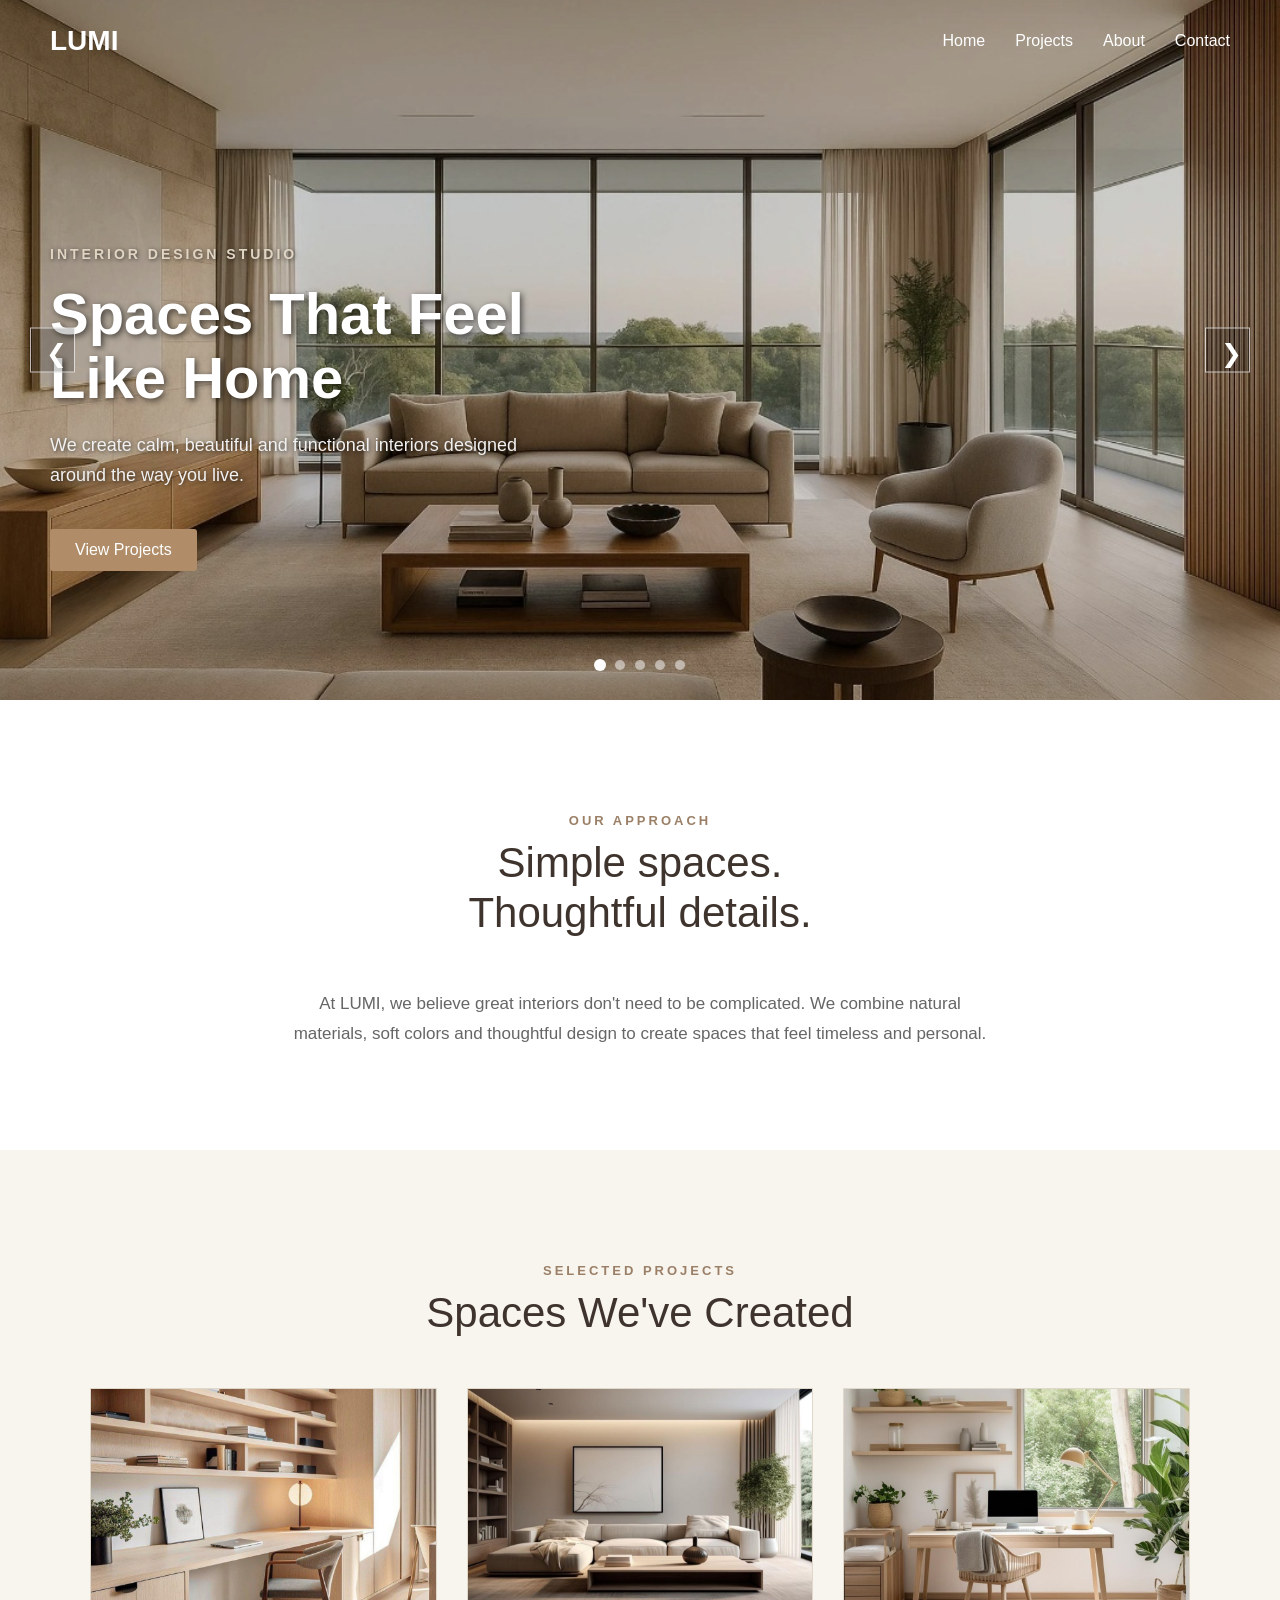
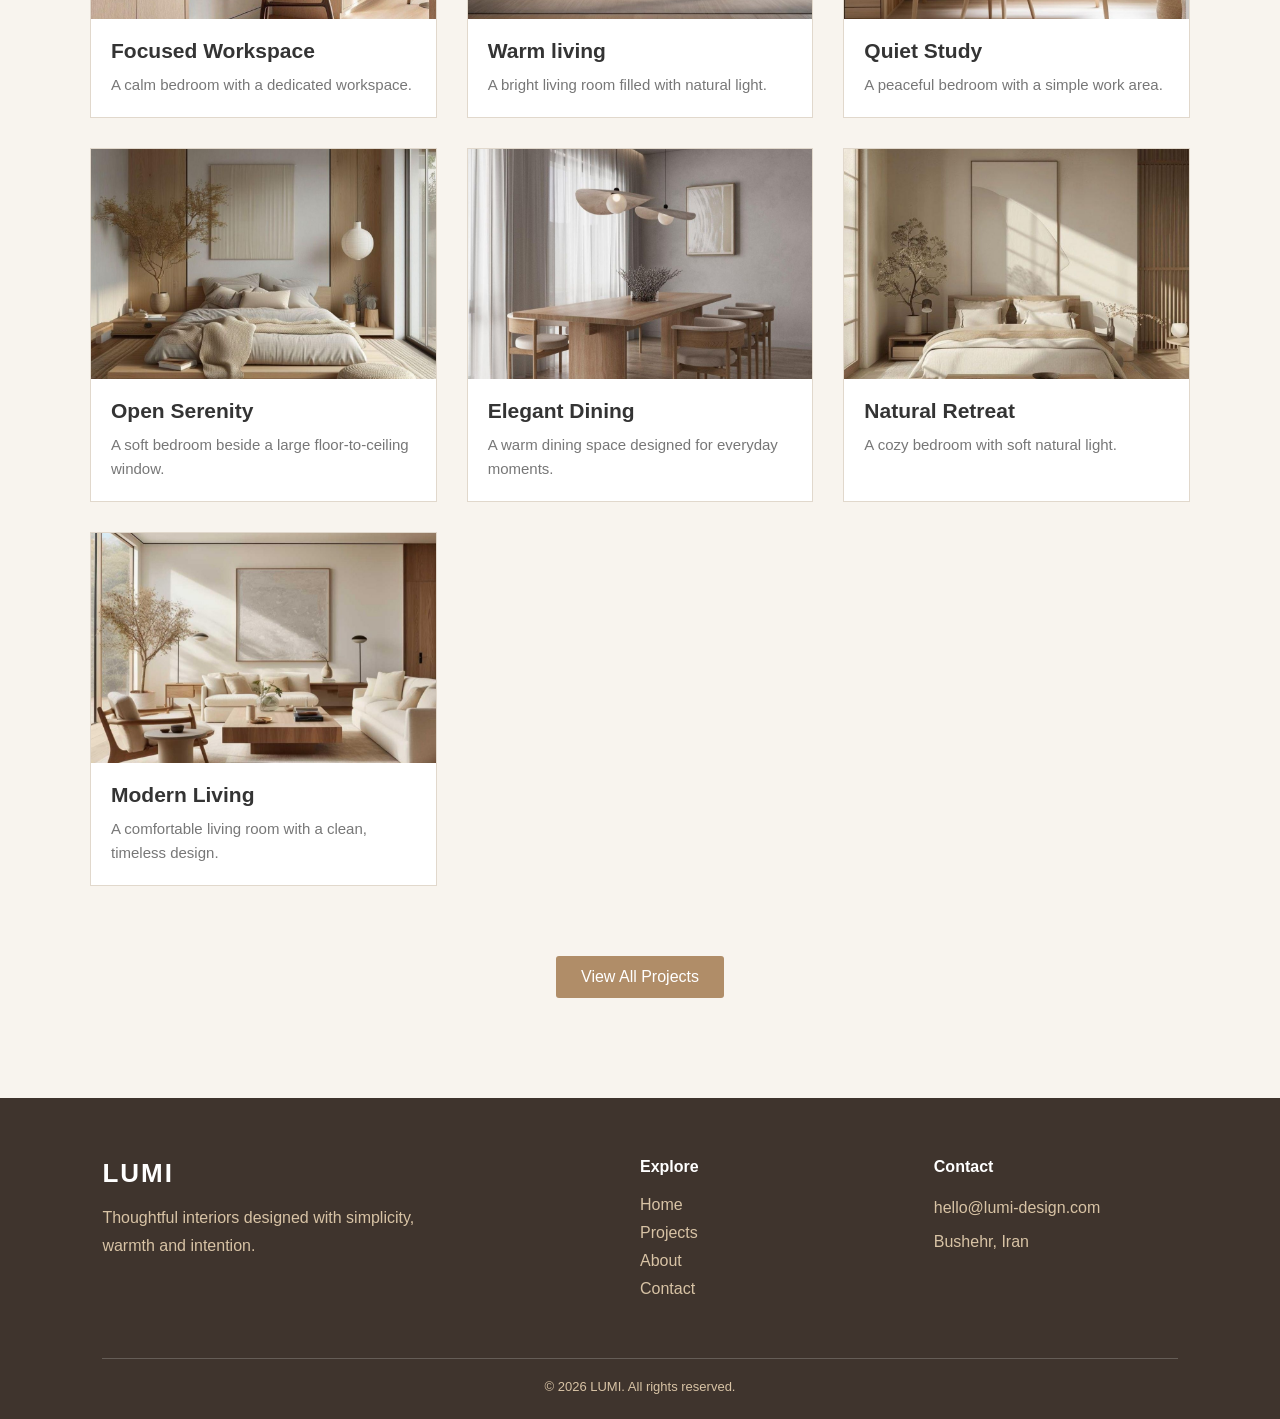
<file: index.html>
<!DOCTYPE html>
<html lang="en">
<head>
    <meta charset="UTF-8">
    <meta name="viewport" content="width=device-width, initial-scale=1.0">
    <title>LUMI - Interior Design Studio</title>
    <link rel="stylesheet" href="style.css">
</head>

<body>

    <header class="hero">
<nav class="navbar">
    <a href="index.html" class="logo">LUMI</a>

    <div class="nav-links">
        <a href="index.html">Home</a>
        <a href="projects.html">Projects</a>
        <a href="about.html">About</a>
        <a href="contact.html">Contact</a>
    </div>
</nav>


<div class="hero-slider">

    <div class="hero-slide">
        <img src="interior.jpg" alt="Modern minimalist interior">
    </div>

    <div class="hero-slide">
        <img src="hero1.jpg" alt="Warm minimalist living room">
    </div>

    <div class="hero-slide">
        <img src="hero2.jpg" alt="Modern minimalist kitchen">
    </div>

    <div class="hero-slide">
        <img src="hero3.jpg" alt="Minimalist bedroom with natural light">
    </div>

    <div class="hero-slide">
        <img src="hero4.jpg" alt="Modern minimalist dining room">
    </div>

</div>


<div class="hero-content">

    <p class="hero-subtitle">INTERIOR DESIGN STUDIO</p>

    <h1 class="hero-title">
        Spaces That Feel<br>
        Like Home
    </h1>

    <p class="hero-text">
        We create calm, beautiful and functional interiors
        designed around the way you live.
    </p>

    <a href="projects.html" class="hero-button">View Projects</a>

</div>


<button class="slider-button prev-button">&#10094;</button>

<button class="slider-button next-button">&#10095;</button>


<div class="slider-dots">

    <button class="slider-dot active"></button>
    <button class="slider-dot"></button>
    <button class="slider-dot"></button>
    <button class="slider-dot"></button>
    <button class="slider-dot"></button>

</div>
    </header>

    <main>

        <section class="intro">
            <p class="section-label">OUR APPROACH</p>

            <h2 class="section-title">
                Simple spaces.<br>
                Thoughtful details.
            </h2>

            <p class="intro-text">
                At LUMI, we believe great interiors don't need to be complicated.
                We combine natural materials, soft colors and thoughtful design
                to create spaces that feel timeless and personal.
            </p>
        </section>

        <section class="projects-preview">

    <p class="section-label">SELECTED PROJECTS</p>

    <h2 class="section-title">Spaces We've Created</h2>

    <div class="project-grid">

        <div class="project-card">
            <img src="IMG1.jpg" alt="Focused Workspace">
            <div class="project-info">
                <h3>Focused Workspace</h3>
                <p>A calm bedroom with a dedicated workspace.</p>
            </div>
        </div>

        <div class="project-card">
            <img src="IMG2.jpg" alt="Warm living">
            <div class="project-info">
                <h3>Warm living</h3>
                <p>A bright living room filled with natural light.</p>
            </div>
        </div>

        <div class="project-card">
            <img src="IMG3.jpg" alt="Quiet Study">
            <div class="project-info">
                <h3>Quiet Study</h3>
                <p>A peaceful bedroom with a simple work area.</p>
            </div>
        </div>

        <div class="project-card">
            <img src="IMG4.jpg" alt="Open Serenity">
            <div class="project-info">
                <h3>Open Serenity</h3>
                <p>A soft bedroom beside a large floor-to-ceiling window.</p>
            </div>
        </div>

        <div class="project-card">
            <img src="IMG5.jpg" alt="Elegant Dining">
            <div class="project-info">
                <h3>Elegant Dining</h3>
                <p>A warm dining space designed for everyday moments.</p>
            </div>
        </div>

        <div class="project-card">
            <img src="IMG6.jpg" alt="Natural Retreat">
            <div class="project-info">
                <h3>Natural Retreat</h3>
                <p>A cozy bedroom with soft natural light.</p>
            </div>
        </div>

        <div class="project-card">
            <img src="IMG7.jpg" alt="Modern Living">
            <div class="project-info">
                <h3>Modern Living</h3>
                <p>A comfortable living room with a clean, timeless design.</p>
            </div>
        </div>

    </div>

    <a href="projects.html" class="projects-button">View All Projects</a>

</section>

    </main>
    <!-- ABOUT FOOTER -->

    <footer class="footer">

        <div class="footer-content">

            <div class="footer-brand">

                <h3>
                    LUMI
                </h3>

                <p>
                    Thoughtful interiors designed with simplicity,
                    warmth and intention.
                </p>

            </div>


            <div class="footer-links">

                <h4>
                    Explore
                </h4>

                <a href="index.html">Home</a>

                <a href="projects.html">Projects</a>

                <a href="about.html">About</a>

                <a href="contact.html">Contact</a>

            </div>


            <div class="footer-contact">

                <h4>
                    Contact
                </h4>

                <p>
                    hello@lumi-design.com
                </p>

                <p>
                    Bushehr, Iran
                </p>

            </div>

        </div>


        <div class="footer-bottom">

            <p>
                © 2026 LUMI. All rights reserved.
            </p>

        </div>

    </footer>
    <script src="script.js"></script>

</body>
</html>
</file>
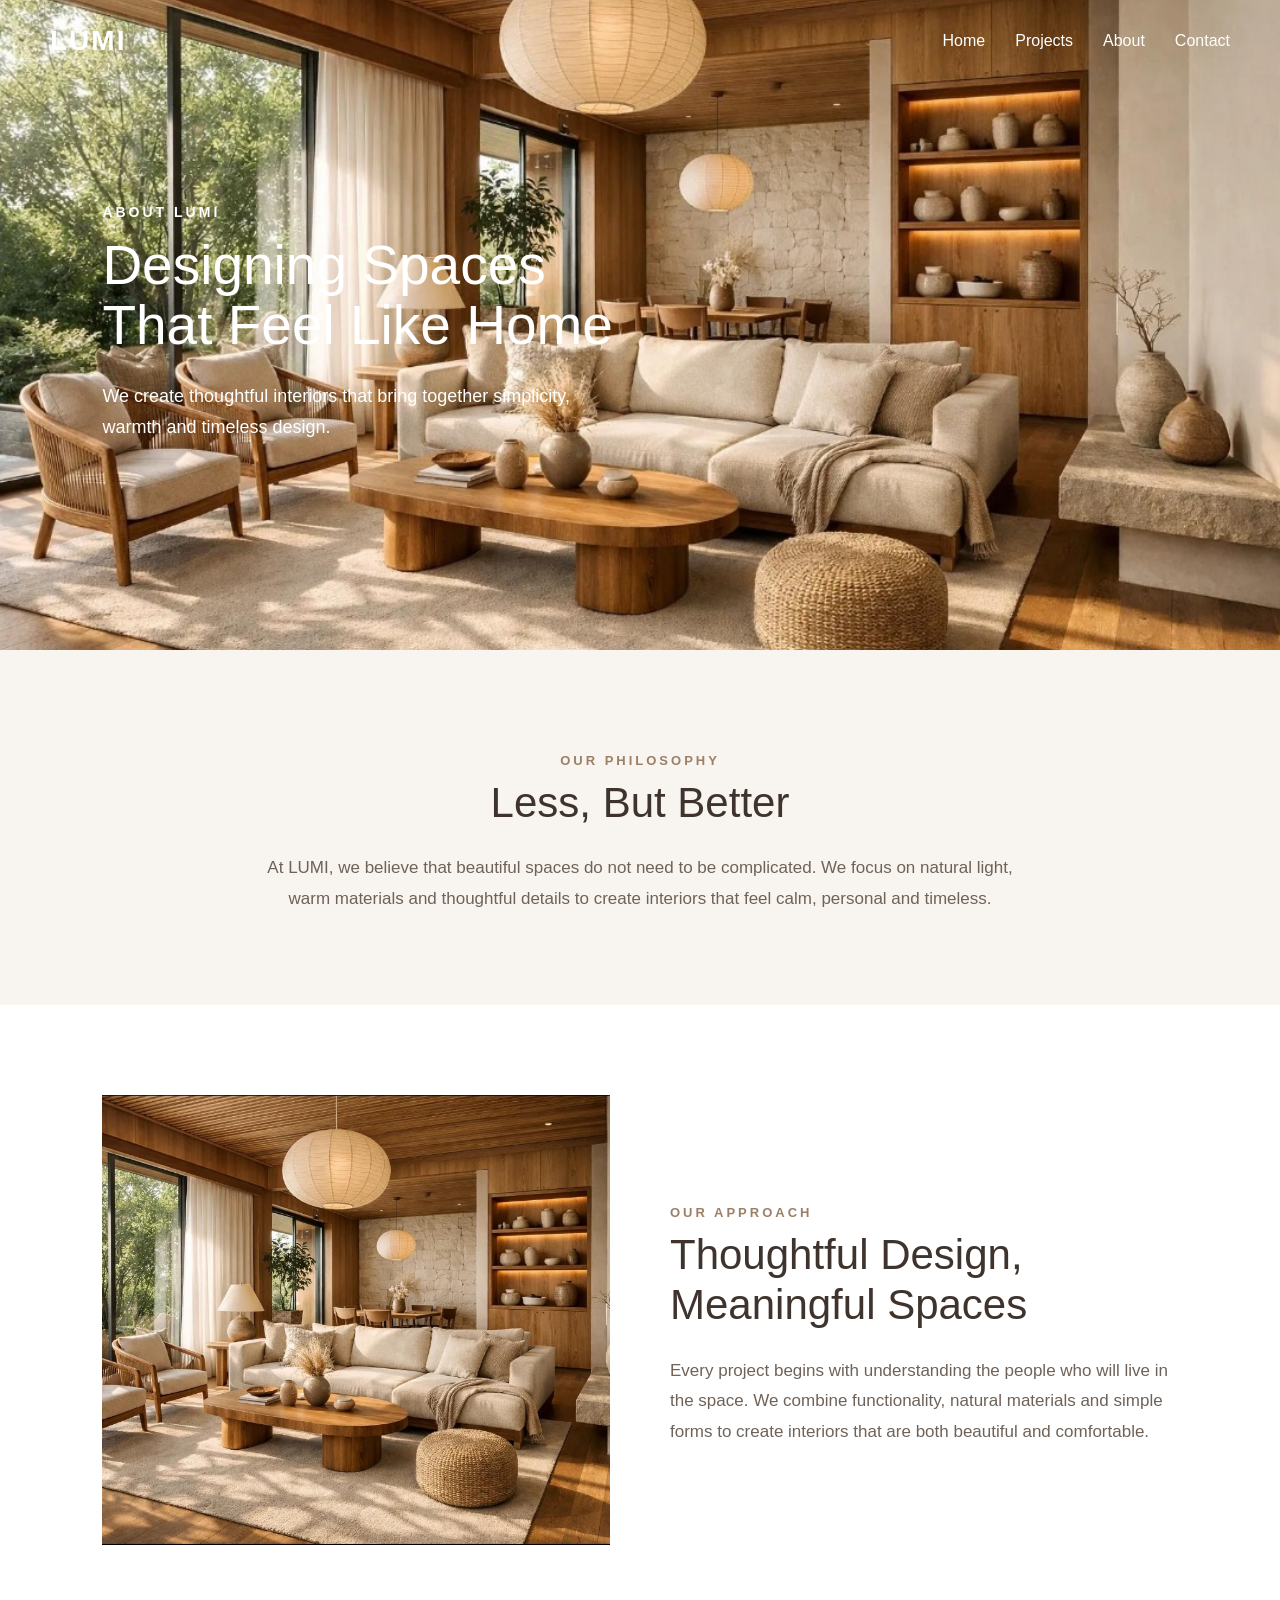
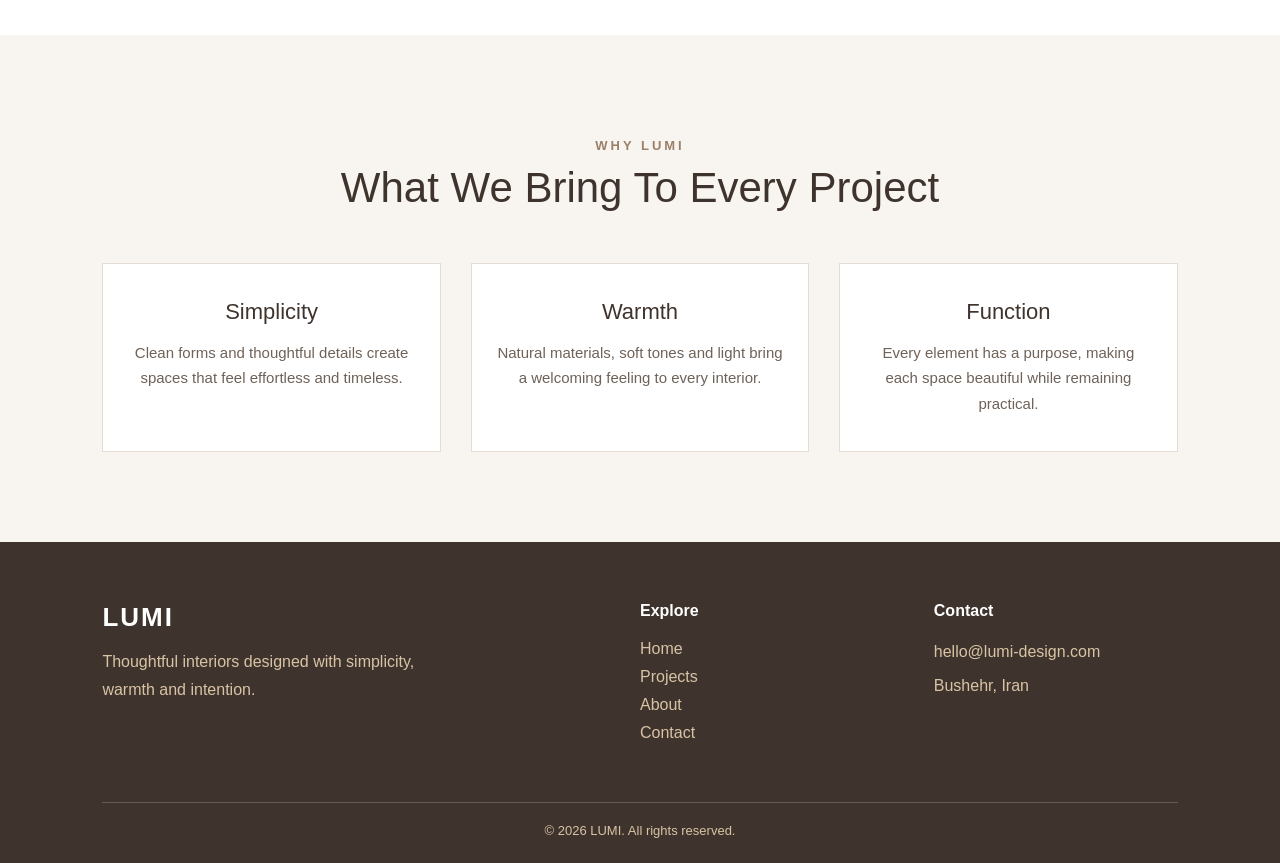
<file: about.html>
<!DOCTYPE html>
<html lang="en">

<head>

    <meta charset="UTF-8">

    <meta name="viewport" content="width=device-width, initial-scale=1.0">

    <title>LUMI - About</title>

    <link rel="stylesheet" href="style.css">

</head>

  <body>
 
    <!-- ABOUT HERO -->

    <header class="about-hero">
           <!-- NAVBAR -->

    <nav class="navbar">

        <a href="index.html" class="logo">LUMI</a>

        <div class="nav-links">

            <a href="index.html">Home</a>

            <a href="projects.html">Projects</a>

            <a href="about.html">About</a>

            <a href="contact.html">Contact</a>

        </div>

    </nav>

        <div class="about-hero-content">

            <p class="about-label">
                ABOUT LUMI
            </p>

            <h1 class="about-title">
                Designing Spaces<br>
                That Feel Like Home
            </h1>

            <p class="about-text">
                We create thoughtful interiors that bring together
                simplicity, warmth and timeless design.
            </p>

        </div>

    </header>
  
    <!-- OUR PHILOSOPHY -->

    <section class="philosophy-section">

        <div class="philosophy-content">

            <p class="section-label">
                OUR PHILOSOPHY
            </p>

            <h2 class="section-title">
                Less, But Better
            </h2>

            <p class="philosophy-text">
                At LUMI, we believe that beautiful spaces do not
                need to be complicated. We focus on natural light,
                warm materials and thoughtful details to create
                interiors that feel calm, personal and timeless.
            </p>

        </div>

    </section>
    <!-- OUR APPROACH -->

    <section class="approach-section">

        <div class="approach-image">

            <img
                src="about.jpg"
                alt="Warm and modern interior designed by LUMI"
            >

        </div>


        <div class="approach-content">

            <p class="section-label">
                OUR APPROACH
            </p>

            <h2 class="section-title">
                Thoughtful Design,
                Meaningful Spaces
            </h2>

            <p class="approach-text">
                Every project begins with understanding the people
                who will live in the space. We combine functionality,
                natural materials and simple forms to create interiors
                that are both beautiful and comfortable.
            </p>

        </div>

    </section>
    <!-- WHY LUMI -->

    <section class="why-lumi-section">

        <p class="section-label">
            WHY LUMI
        </p>

        <h2 class="section-title">
            What We Bring To Every Project
        </h2>


        <div class="values-grid">

            <div class="value-card">

                <h3>
                    Simplicity
                </h3>

                <p>
                    Clean forms and thoughtful details create
                    spaces that feel effortless and timeless.
                </p>

            </div>


            <div class="value-card">

                <h3>
                    Warmth
                </h3>

                <p>
                    Natural materials, soft tones and light bring
                    a welcoming feeling to every interior.
                </p>

            </div>


            <div class="value-card">

                <h3>
                    Function
                </h3>

                <p>
                    Every element has a purpose, making each space
                    beautiful while remaining practical.
                </p>

            </div>

        </div>

    </section>
    <!-- ABOUT FOOTER -->

    <footer class="footer">

        <div class="footer-content">

            <div class="footer-brand">

                <h3>
                    LUMI
                </h3>

                <p>
                    Thoughtful interiors designed with simplicity,
                    warmth and intention.
                </p>

            </div>


            <div class="footer-links">

                <h4>
                    Explore
                </h4>

                <a href="index.html">Home</a>

                <a href="projects.html">Projects</a>

                <a href="about.html">About</a>

                <a href="contact.html">Contact</a>

            </div>


            <div class="footer-contact">

                <h4>
                    Contact
                </h4>

                <p>
                    hello@lumi-design.com
                </p>

                <p>
                    Bushehr, Iran
                </p>

            </div>

        </div>


        <div class="footer-bottom">

            <p>
                © 2026 LUMI. All rights reserved.
            </p>

        </div>

    </footer>


    <script src="script.js"></script>

</body>

</html>
</file>
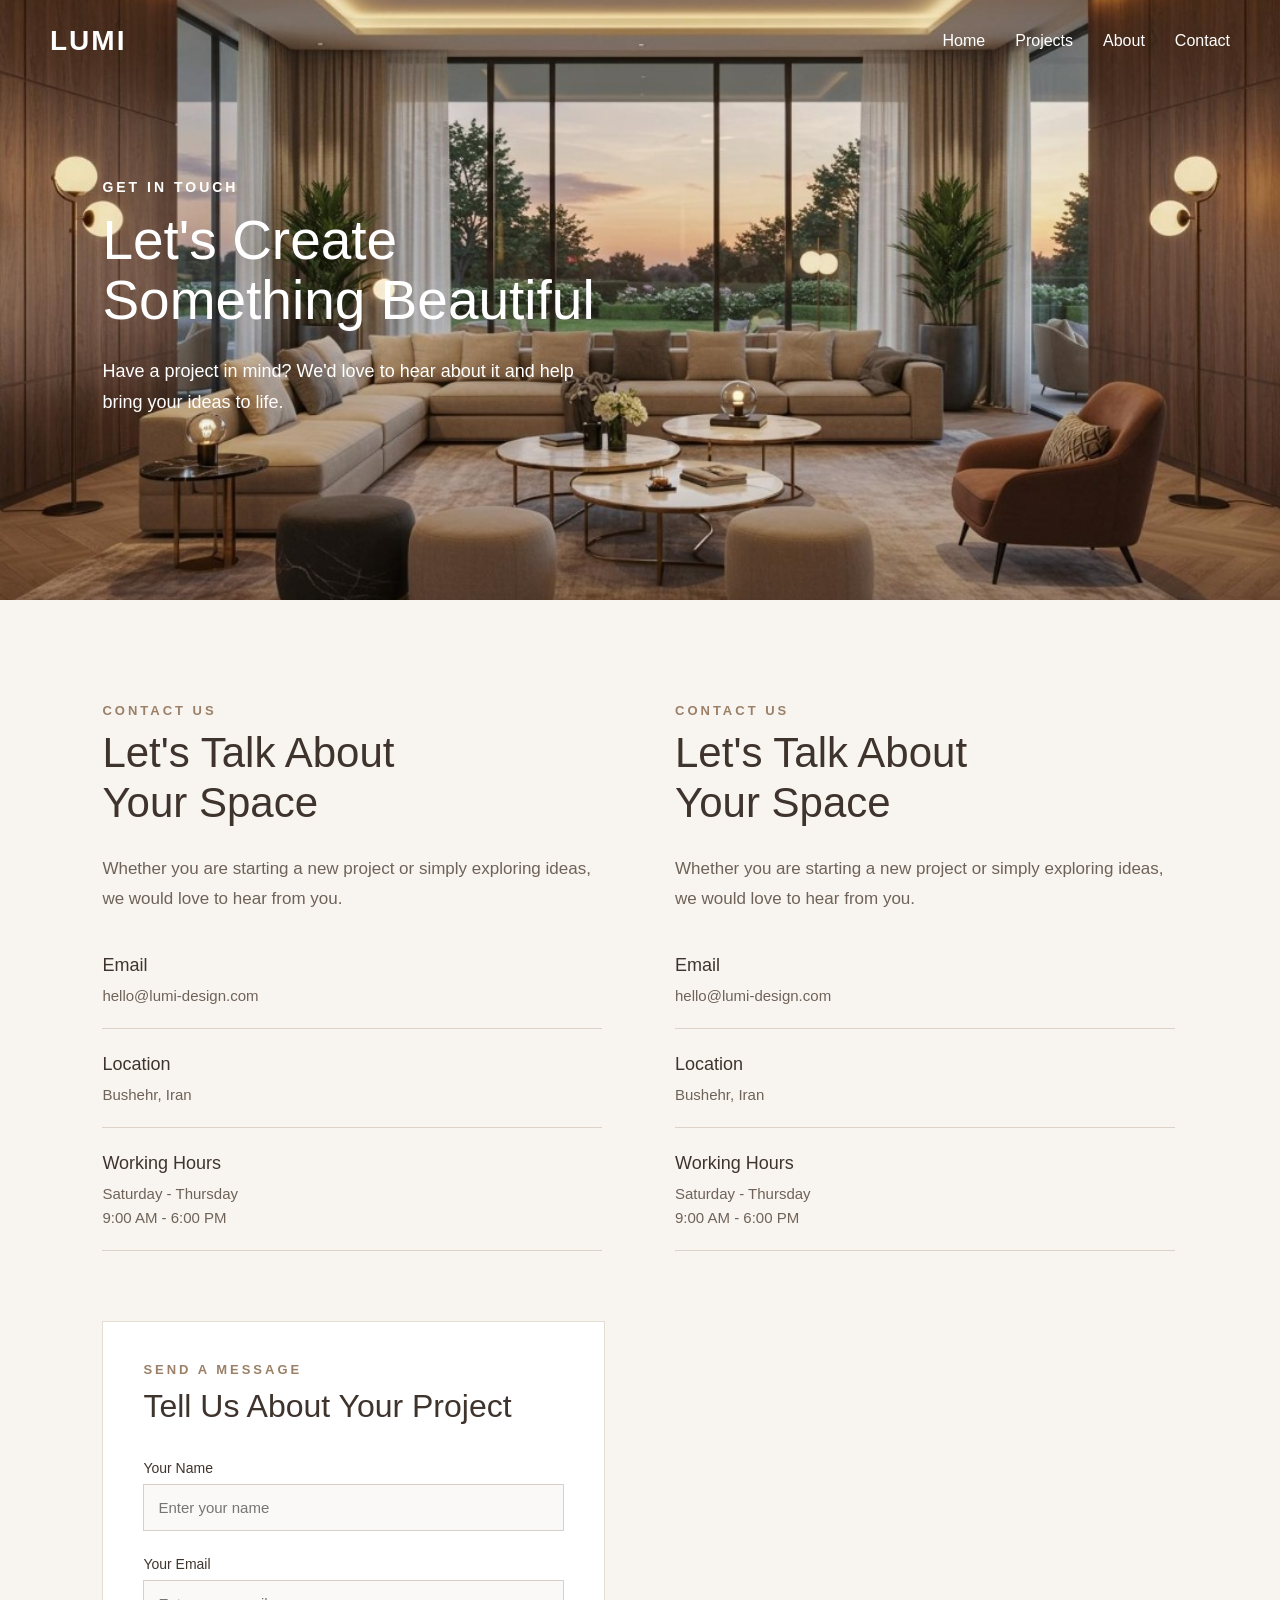
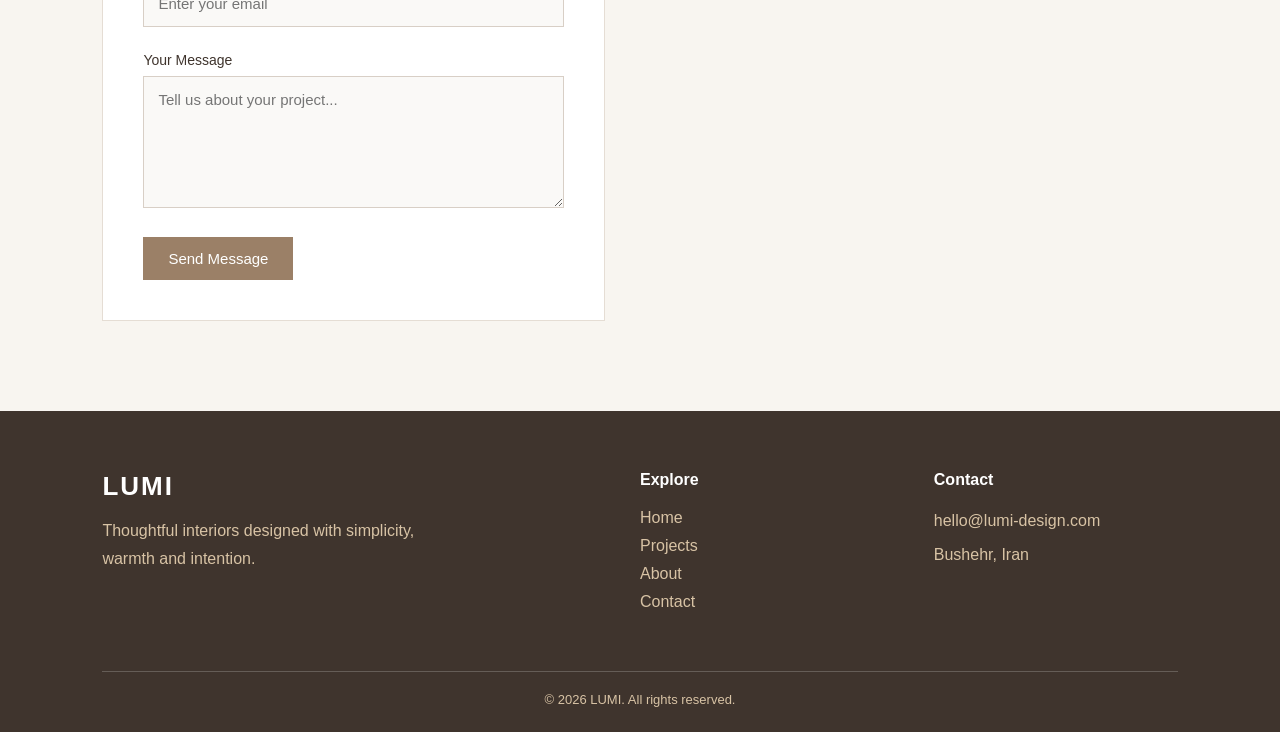
<file: contact.html>
<!DOCTYPE html>
<html lang="en">
<head>
    <meta charset="UTF-8">
    <meta name="viewport" content="width=device-width, initial-scale=1.0">

    <title>LUMI - Contact</title>

    <link rel="stylesheet" href="style.css">
</head>

<body>

    <header class="contact-hero">
        <nav class="navbar">

    <a href="index.html" class="logo">LUMI</a>

    <div class="nav-links">

        <a href="index.html">Home</a>

        <a href="projects.html">Projects</a>

        <a href="about.html">About</a>

        <a href="contact.html">Contact</a>

    </div>

</nav>
<div class="contact-hero-content">

    <p class="contact-label">GET IN TOUCH</p>

    <h1 class="contact-title">
        Let's Create<br>
        Something Beautiful
    </h1>

    <p class="contact-text">
        Have a project in mind?
        We'd love to hear about it and
        help bring your ideas to life.
    </p>

</div>
</header>


    <main>

        <section class="contact-section">
            <div class="contact-info">

    <p class="section-label">CONTACT US</p>

    <h2 class="section-title">
        Let's Talk About<br>
        Your Space
    </h2>

    <p class="contact-description">
        Whether you are starting a new project or simply
        exploring ideas, we would love to hear from you.
    </p>


    <div class="contact-details">

        <div class="contact-item">
            <h3>Email</h3>
            <p>hello@lumi-design.com</p>
        </div>


        <div class="contact-item">
            <h3>Location</h3>
            <p>Bushehr, Iran</p>
        </div>


        <div class="contact-item">
            <h3>Working Hours</h3>
            <p>Saturday - Thursday<br>9:00 AM - 6:00 PM</p>
        </div>

    </div>

</div><div class="contact-info">

    <p class="section-label">CONTACT US</p>

    <h2 class="section-title">
        Let's Talk About<br>
        Your Space
    </h2>

    <p class="contact-description">
        Whether you are starting a new project or simply
        exploring ideas, we would love to hear from you.
    </p>


    <div class="contact-details">

        <div class="contact-item">
            <h3>Email</h3>
            <p>hello@lumi-design.com</p>
        </div>


        <div class="contact-item">
            <h3>Location</h3>
            <p>Bushehr, Iran</p>
        </div>


        <div class="contact-item">
            <h3>Working Hours</h3>
            <p>Saturday - Thursday<br>9:00 AM - 6:00 PM</p>
        </div>

    </div>

</div>
<div class="contact-form">

    <p class="form-label">SEND A MESSAGE</p>

    <h2 class="form-title">Tell Us About Your Project</h2>


    <form>

        <div class="form-group">
            <label for="name">Your Name</label>

            <input
                type="text"
                id="name"
                name="name"
                placeholder="Enter your name"
                required
            >
        </div>


        <div class="form-group">
            <label for="email">Your Email</label>

            <input
                type="email"
                id="email"
                name="email"
                placeholder="Enter your email"
                required
            >
        </div>


        <div class="form-group">
            <label for="message">Your Message</label>

            <textarea
                id="message"
                name="message"
                rows="6"
                placeholder="Tell us about your project..."
                required
            ></textarea>
        </div>


        <button type="submit">Send Message</button>

    </form>

</div>
</section>
</main>
<footer class="footer">

    <div class="footer-content">

        <div class="footer-brand">
            <h3>LUMI</h3>

            <p>
                Thoughtful interiors designed with
                simplicity, warmth and intention.
            </p>
        </div>


        <div class="footer-links">

            <h4>Explore</h4>

            <a href="index.html">Home</a>

            <a href="projects.html">Projects</a>

            <a href="about.html">About</a>

            <a href="contact.html">Contact</a>

        </div>


        <div class="footer-contact">

            <h4>Contact</h4>

            <p>hello@lumi-design.com</p>

            <p>Bushehr, Iran</p>

        </div>

    </div>


    <div class="footer-bottom">

        <p>© 2026 LUMI. All rights reserved.</p>

    </div>

</footer>
<script src="script.js"></script>
</body>
</html>
</file>
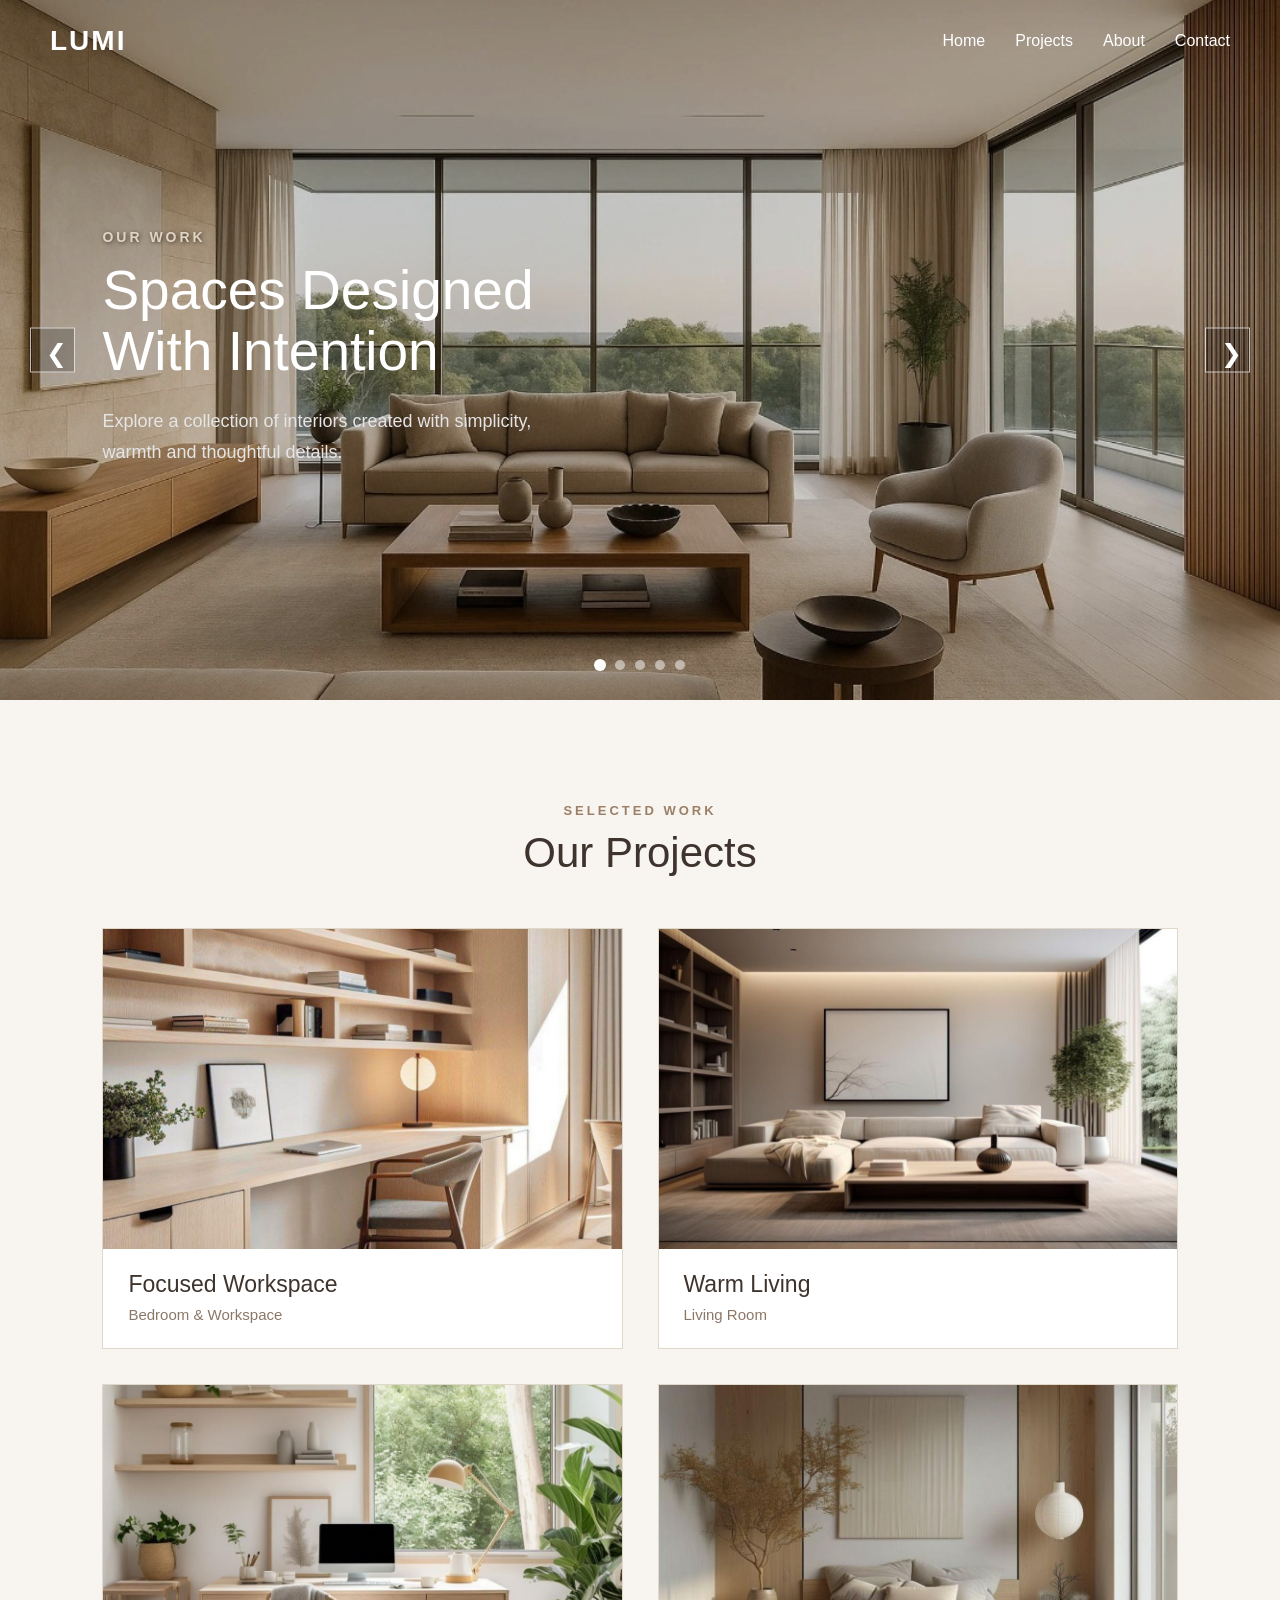
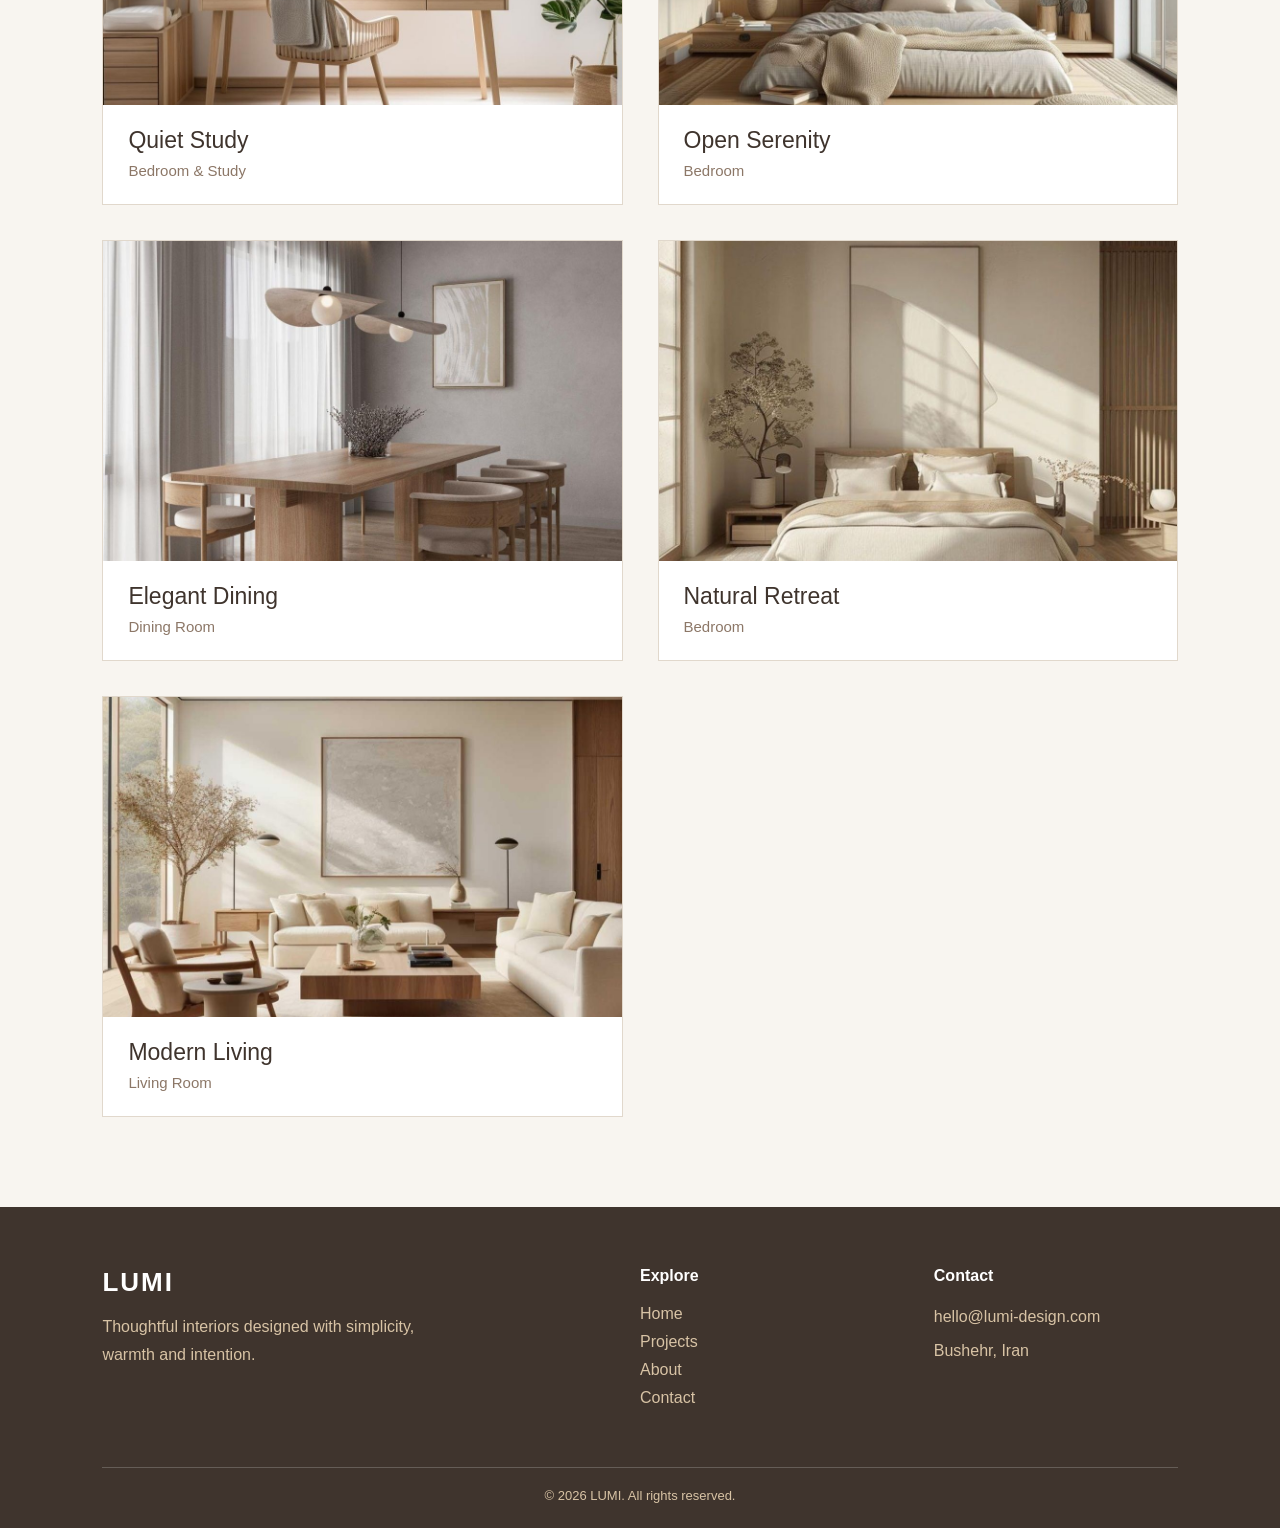
<file: projects.html>
<!DOCTYPE html>
<html lang="en">
<head>
    <meta charset="UTF-8">
    <meta name="viewport" content="width=device-width, initial-scale=1.0">

    <title>LUMI - Projects</title>

    <link rel="stylesheet" href="style.css">
</head>

<body>

    <!-- PROJECTS HERO -->

    <header class="projects-hero">

        <nav class="navbar">

            <a href="index.html" class="logo">LUMI</a>

            <div class="nav-links">
                <a href="index.html">Home</a>
                <a href="projects.html">Projects</a>
                <a href="about.html">About</a>
                <a href="contact.html">Contact</a>
            </div>

        </nav>


        <!-- HERO SLIDER -->

        <div class="hero-slider">

            <div class="hero-slide">
                <img src="interior.jpg" alt="Modern minimalist interior">
            </div>

            <div class="hero-slide">
                <img src="hero1.jpg" alt="Warm minimalist living room">
            </div>

            <div class="hero-slide">
                <img src="hero2.jpg" alt="Modern minimalist kitchen">
            </div>

            <div class="hero-slide">
                <img src="hero3.jpg" alt="Minimalist bedroom with natural light">
            </div>

            <div class="hero-slide">
                <img src="hero4.jpg" alt="Modern minimalist dining room">
            </div>

        </div>


        <!-- HERO TEXT -->

        <div class="projects-hero-content">

            <p class="hero-subtitle">
                OUR WORK
            </p>

            <h1 class="projects-page-title">
                Spaces Designed<br>
                With Intention
            </h1>

            <p class="projects-page-text">
                Explore a collection of interiors created with
                simplicity, warmth and thoughtful details.
            </p>

        </div>


        <!-- SLIDER ARROWS -->

        <button class="slider-button prev-button">
            &#10094;
        </button>

        <button class="slider-button next-button">
            &#10095;
        </button>


        <!-- SLIDER DOTS -->

        <div class="slider-dots">

            <button class="slider-dot active"></button>
            <button class="slider-dot"></button>
            <button class="slider-dot"></button>
            <button class="slider-dot"></button>
            <button class="slider-dot"></button>

        </div>

    </header>


    <!-- PROJECTS -->

    <main>

        <section class="projects-gallery">

            <p class="section-label">
                SELECTED WORK
            </p>

            <h2 class="section-title">
                Our Projects
            </h2>


            <div class="projects-gallery-grid">

<!-- PROJECT 1 -->

<div class="gallery-card">

    <img
        src="IMG1.jpg"
        alt="Bedroom with a workspace and laptop"
    >

    <div class="gallery-info">

        <h3>
            Focused Workspace
        </h3>

        <p>
            Bedroom & Workspace
        </p>

    </div>

</div>
<!-- PROJECT 2 -->

<div class="gallery-card">

    <img
        src="IMG2.jpg"
        alt="Bright living room with a large window and plant"
    >

    <div class="gallery-info">

        <h3>
            Warm Living
        </h3>

        <p>
            Living Room
        </p>

    </div>

</div>
<!-- PROJECT 3 -->

<div class="gallery-card">

    <img
        src="IMG3.jpg"
        alt="Bedroom with a desk facing a window"
    >

    <div class="gallery-info">

        <h3>
            Quiet Study
        </h3>

        <p>
            Bedroom & Study
        </p>

    </div>

</div>

                <!-- PROJECT 4 -->

                <div class="gallery-card">

                    <img
                        src="IMG4.jpg"
                        alt="Bedroom beside a large floor-to-ceiling window"
                    >

                    <div class="gallery-info">

                        <h3>
                            Open Serenity
                        </h3>

                        <p>
                            Bedroom
                        </p>

                    </div>

                </div>


                <!-- PROJECT 5 -->

                <div class="gallery-card">

                    <img
                        src="IMG5.jpg"
                        alt="Warm dining room with a dining table"
                    >

                    <div class="gallery-info">

                        <h3>
                            Elegant Dining
                        </h3>

                        <p>
                            Dining Room
                        </p>

                    </div>

                </div>


                <!-- PROJECT 6 -->

                <div class="gallery-card">

                    <img
                        src="IMG6.jpg"
                        alt="Bedroom with a window on the left"
                    >

                    <div class="gallery-info">

                        <h3>
                            Natural Retreat
                        </h3>

                        <p>
                            Bedroom
                        </p>

                    </div>

                </div>


                <!-- PROJECT 7 -->

                <div class="gallery-card">

                    <img
                        src="IMG7.jpg"
                        alt="Modern living room interior"
                    >

                    <div class="gallery-info">

                        <h3>
                            Modern Living
                        </h3>

                        <p>
                            Living Room
                        </p>

                    </div>

                </div>


            </div>

        </section>

    </main>
    <!-- ABOUT FOOTER -->

    <footer class="footer">

        <div class="footer-content">

            <div class="footer-brand">

                <h3>
                    LUMI
                </h3>

                <p>
                    Thoughtful interiors designed with simplicity,
                    warmth and intention.
                </p>

            </div>


            <div class="footer-links">

                <h4>
                    Explore
                </h4>

                <a href="index.html">Home</a>

                <a href="projects.html">Projects</a>

                <a href="about.html">About</a>

                <a href="contact.html">Contact</a>

            </div>


            <div class="footer-contact">

                <h4>
                    Contact
                </h4>

                <p>
                    hello@lumi-design.com
                </p>

                <p>
                    Bushehr, Iran
                </p>

            </div>

        </div>


        <div class="footer-bottom">

            <p>
                © 2026 LUMI. All rights reserved.
            </p>

        </div>

    </footer>


    <!-- JAVASCRIPT -->

    <script src="script.js"></script>

</body>

</html>
</file>
<file: style.css>
* {
    box-sizing: border-box;
}

body {
    margin: 0;
    font-family: Arial, sans-serif;
    color: #2f2f2f;
}

/* HERO */

.hero {
    height: 700px;
    background-image: url("interior.jpg");
    background-size:100% 100%;
    background-position: center;
    position: relative;
}

.navbar {
    display: flex;
    justify-content: space-between;
    align-items: center;
    padding: 25px 50px;
}

.logo {
    color: #ffffff;
    text-decoration: none;
    font-size: 28px;
    font-weight: bold;
}

.nav-links {
    display: flex;
    gap: 30px;
}

.nav-links a {
    color: #ffffff;
    text-decoration: none;
    font-size: 16px;
}

.nav-links a:hover {
    color: #d8c3a5;
}

/* HERO CONTENT */

.hero-content {
    max-width: 600px;
    padding: 150px 50px;
}

.hero-subtitle {
    color: #e0d4c3;
    font-size: 14px;
    letter-spacing: 3px;
    text-shadow: 1px 1px 4px rgba(0,0,0,0.6);
}

.hero-title {
    color: #ffffff;
    font-size: 58px;
    line-height: 1.1;
    margin: 20px 0;
    text-shadow: 2px 2px 6px rgba(0,0,0,0.6);
}

.hero-text {
    color: #f1f1f1;
    font-size: 18px;
    line-height: 1.7;
    max-width: 500px;
    text-shadow: 1px 1px 4px rgba(0,0,0,0.6);
}

.hero-button {
    display: inline-block;
    margin-top: 20px;
    padding: 12px 25px;
    background-color: #b08d68;
    color: #ffffff;
    text-decoration: none;
    border-radius: 3px;
}

.hero-button:hover {
    background-color: #8f7052;
}

/* INTRO */

.intro {
    padding: 100px 50px;
    max-width: 900px;
    margin: auto;
    text-align: center;
}

.section-label {
    color: #b08d68;
    font-size: 13px;
    letter-spacing: 3px;
}

.section-title {
    color: #343434;
    font-size: 42px;
    line-height: 1.2;
    margin: 20px 0;
}

.intro-text {
    color: #666666;
    font-size: 17px;
    line-height: 1.8;
    max-width: 700px;
    margin: auto;
}
@media(max-width:768px){
    .hero{
        background-size: cover;
        background-position: center;
    }
}
/* PROJECTS PREVIEW */

.projects-preview {
    padding: 100px 50px;
    text-align: center;
    background-color: #f8f4ee;
}

.project-grid {
    max-width: 1100px;
    margin: 50px auto;
    display: grid;
    grid-template-columns: repeat(3, 1fr);
    gap: 30px;
}

.project-card {
    background-color: #ffffff;
    border: 1px solid #e1d8cc;
    overflow: hidden;
    text-align: left;
}

.project-card img {
    width: 100%;
    height: 230px;
    object-fit: cover;
    display: block;
}

.project-info {
    padding: 20px;
}

.project-info h3 {
    color: #343434;
    font-size: 21px;
    font-weight: bold;
    margin: 0 0 10px;
}

.project-info p {
    color: #777777;
    font-size: 15px;
    line-height: 1.6;
    margin: 0;
}

.projects-button {
    display: inline-block;
    margin-top: 20px;
    padding: 12px 25px;
    background-color: #b08d68;
    color: #ffffff;
    text-decoration: none;
    border-radius: 3px;
}

.projects-button:hover {
    background-color: #8f7052;
}
@media (max-width: 768px) {

    .projects-preview {
        padding: 70px 20px;
    }

    .project-grid {
        grid-template-columns: 1fr;
        gap: 25px;
        margin: 40px auto;
    }

    .project-card img {
        height: 220px;
    }

    .project-info {
        padding: 18px;
    }

    .project-info h3 {
        font-size: 20px;
        margin-bottom: 8px;
    }

    .project-info p {
        font-size: 15px;
        line-height: 1.6;
    }
}
/* PROJECTS PAGE */

.projects-header {
    min-height: 500px;
    background-color: #343434;
    padding-bottom: 70px;
}

.projects-header-content {
    max-width: 800px;
    padding: 100px 50px 0;
}

.projects-page-title {
    color: #ffffff;
    font-size: 52px;
    line-height: 1.15;
    margin: 20px 0;
}

.projects-page-text {
    color: #e5e5e5;
    font-size: 18px;
    line-height: 1.7;
    max-width: 600px;
}

/* PROJECT GALLERY */

.projects-gallery {
    padding: 100px 50px;
    text-align: center;
}

.projects-gallery-grid {
    max-width: 1100px;
    margin: 50px auto 0;
    display: grid;
    grid-template-columns: repeat(3, 1fr);
    gap: 35px;
}

.gallery-card {
    background-color: #ffffff;
    border: 1px solid #e1d8cc;
    overflow: hidden;
    text-align: left;
}

.gallery-card img {
    width: 100%;
    height: 280px;
    object-fit: cover;
    display: block;
}

.gallery-info {
    padding: 20px;
}

.gallery-info h3 {
    color: #343434;
    font-size: 21px;
    font-weight: bold;
    margin: 0 0 8px;
}

.gallery-info p {
    color: #888888;
    font-size: 14px;
    margin: 0;
}

/* MOBILE */

@media (max-width: 768px) {

    .projects-header {
        min-height: 480px;
    }

    .projects-header-content {
        padding: 80px 20px 0;
    }

    .projects-page-title {
        font-size: 40px;
    }

    .projects-page-text {
        font-size: 16px;
        line-height: 1.6;
    }

    .projects-gallery {
        padding: 70px 20px;
    }

    .projects-gallery-grid {
        grid-template-columns: 1fr;
        gap: 25px;
        margin-top: 40px;
    }

    .gallery-card img {
        height: 230px;
    }

    .gallery-info {
        padding: 18px;
    }

    .gallery-info h3 {
        font-size: 20px;
    }
}
/* HERO SLIDER */

.hero {
    position: relative;
    overflow: hidden;
}

.hero-slider {
    position: absolute;
    inset: 0;
    z-index: 0;
}

.hero-slide {
    position: absolute;
    inset: 0;
    opacity: 0;
}

.hero-slide:first-child {
    opacity: 1;
}

.hero-slide img {
    width: 100%;
    height: 100%;
    object-fit: fill;
    display: block;
}


/* DARK OVERLAY */

.hero-slider::after {
    content: "";
    position: absolute;
    inset: 0;
    background: rgba(0, 0, 0, 0.18);
}


/* KEEP CONTENT ABOVE SLIDER */

.navbar,
.hero-content,
.slider-button,
.slider-dots {
    position: relative;
    z-index: 2;
}


/* SLIDER BUTTONS */

.slider-button {
    position: absolute;
    top: 50%;
    transform: translateY(-50%);
    background-color: rgba(0, 0, 0, 0.35);
    color: #ffffff;
    border: none;
    font-size: 28px;
    padding: 10px 15px;
    cursor: pointer;
}

.prev-button {
    left: 20px;
}

.next-button {
    right: 20px;
}

.slider-button:hover {
    background-color: rgba(0, 0, 0, 0.55);
}


/* SLIDER DOTS */

.slider-dots {
    position: absolute;
    bottom: 25px;
    left: 50%;
    transform: translateX(-50%);
    display: flex;
    gap: 10px;
}

.slider-dot {
    width: 10px;
    height: 10px;
    padding: 0;
    border: none;
    border-radius: 50%;
    background-color: rgba(255, 255, 255, 0.55);
    cursor: pointer;
}

.slider-dot.active {
    background-color: #ffffff;
}
/* ========================================
   PROJECTS PAGE
======================================== */


/* PROJECTS HERO */

.projects-hero {
    position: relative;
    height: 700px;
    overflow: hidden;
}


/* NAVBAR */

.projects-hero .navbar {
    position: absolute;
    top: 0;
    left: 0;

    width: 100%;

    z-index: 10;

    display: flex;
    justify-content: space-between;
    align-items: center;

    padding: 25px 50px;

    box-sizing: border-box;
}


/* LOGO */

.projects-hero .logo {
    color: #ffffff;
    text-decoration: none;

    font-size: 28px;
    font-weight: bold;

    letter-spacing: 2px;
}


/* NAV LINKS */

.projects-hero .nav-links {
    display: flex;
    gap: 30px;
}


.projects-hero .nav-links a {
    color: #ffffff;
    text-decoration: none;

    font-size: 16px;

    transition: 0.3s;
}


.projects-hero .nav-links a:hover {
    color: #d8c3a5;
}
/* HERO SLIDER */

.hero-slider {
    position: absolute;

    top: 0;
    left: 0;

    width: 100%;
    height: 100%;
}


/* EACH SLIDE */

.hero-slide {
    position: absolute;

    top: 0;
    left: 0;

    width: 100%;
    height: 100%;

    opacity: 0;

    transition: opacity 0.8s ease;
}


/* ACTIVE SLIDE */

.hero-slide.active {
    opacity: 1;
}


/* HERO IMAGES */

.hero-slide img {
    width: 100%;
    height: 100%;

    object-fit: cover;
    object-position: center;
}
/* HERO TEXT */

.projects-hero-content {
    position: absolute;

    top: 50%;
    left: 8%;

    transform: translateY(-50%);

    z-index: 5;

    max-width: 550px;

    color: #ffffff;
}


/* SMALL TITLE */

.hero-subtitle {
    margin-bottom: 15px;

    font-size: 14px;

    letter-spacing: 3px;

    font-weight: bold;
}


/* MAIN TITLE */

.projects-page-title {
    margin: 0;

    font-size: 55px;

    line-height: 1.1;

    font-weight: 500;
}


/* HERO DESCRIPTION */

.projects-page-text {
    margin-top: 25px;

    max-width: 480px;

    font-size: 18px;

    line-height: 1.7;
}
/* SLIDER BUTTONS */

.slider-button {
    position: absolute;

    top: 50%;

    transform: translateY(-50%);

    z-index: 6;

    width: 45px;
    height: 45px;

    border: 1px solid rgba(255, 255, 255, 0.7);

    background: rgba(0, 0, 0, 0.2);

    color: #ffffff;

    font-size: 25px;

    cursor: pointer;

    transition: 0.3s;
}


.slider-button:hover {
    background: rgba(255, 255, 255, 0.2);
}


/* PREVIOUS BUTTON */

.prev-button {
    left: 30px;
}


/* NEXT BUTTON */

.next-button {
    right: 30px;
}


/* SLIDER DOTS */

.slider-dots {
    position: absolute;

    bottom: 30px;
    left: 50%;

    transform: translateX(-50%);

    z-index: 6;

    display: flex;

    gap: 10px;
}


/* DOT */

.slider-dot {
    width: 10px;
    height: 10px;

    padding: 0;

    border: none;

    border-radius: 50%;

    background: rgba(255, 255, 255, 0.5);

    cursor: pointer;

    transition: 0.3s;
}


/* ACTIVE DOT */

.slider-dot.active {
    background: #ffffff;

    transform: scale(1.2);
}
/* PROJECTS GALLERY */

.projects-gallery {
    padding: 90px 8%;

    background: #f8f5f0;

    text-align: center;
}


/* SECTION LABEL */

.section-label {
    margin-bottom: 10px;

    color: #9b8067;

    font-size: 13px;

    letter-spacing: 3px;

    font-weight: bold;
}


/* SECTION TITLE */

.section-title {
    margin-top: 0;

    margin-bottom: 50px;

    color: #3f342d;

    font-size: 42px;

    font-weight: 500;
}


/* PROJECT GRID */

.projects-gallery-grid {
    display: grid;

    grid-template-columns: repeat(2, 1fr);

    gap: 35px;

    max-width: 1100px;

    margin: 0 auto;
}
/* GALLERY CARD */

.gallery-card {
    background: #ffffff;

    overflow: hidden;

    text-align: left;

    transition: transform 0.3s ease,
                box-shadow 0.3s ease;
}


/* CARD HOVER */

.gallery-card:hover {
    transform: translateY(-5px);

    box-shadow: 0 12px 30px rgba(0, 0, 0, 0.10);
}


/* PROJECT IMAGE */

.gallery-card img {
    width: 100%;

    height: 320px;

    object-fit: cover;

    display: block;
}


/* PROJECT INFO */

.gallery-info {
    padding: 22px 25px 25px;
}
/* PROJECT TITLE */

.gallery-info h3 {
    margin: 0 0 8px;

    color: #3f342d;

    font-size: 23px;

    font-weight: 500;
}


/* PROJECT CATEGORY */

.gallery-info p {
    margin: 0;

    color: #8c7767;

    font-size: 15px;
}
/* ========================================
   MOBILE
======================================== */

@media (max-width: 768px) {

    /* HERO */

    .projects-hero {
        height: 650px;
    }


    /* NAVBAR */

    .projects-hero .navbar {
        padding: 20px;
    }


    .projects-hero .logo {
        font-size: 23px;
    }


    .projects-hero .nav-links {
        gap: 15px;
    }


    .projects-hero .nav-links a {
        font-size: 13px;
    }


    /* HERO TEXT */

    .projects-hero-content {
        left: 25px;
        right: 25px;

        max-width: none;
    }


    .projects-page-title {
        font-size: 40px;
    }


    .projects-page-text {
        font-size: 16px;
    }


    /* SLIDER BUTTONS */

    .prev-button {
        left: 15px;
    }


    .next-button {
        right: 15px;
    }


    /* PROJECTS SECTION */

    .projects-gallery {
        padding: 65px 20px;
    }


    .projects-gallery-grid {
        grid-template-columns: 1fr;

        gap: 25px;
    }


    .section-title {
        font-size: 34px;

        margin-bottom: 35px;
    }


    /* PROJECT IMAGE */

    .gallery-card img {
        height: 280px;
    }

}
/* ========================================
   ABOUT PAGE
======================================== */


/* ABOUT HERO */

.about-hero {
    position: relative;

    height: 650px;

    background-image: url("about.jpg");

    background-size: cover;

    background-position: center;

    display: flex;

    align-items: center;
}


/* NAVBAR */

.about-hero .navbar {
    position: absolute;

    top: 0;
    left: 0;

    width: 100%;

    z-index: 10;

    display: flex;

    justify-content: space-between;

    align-items: center;

    padding: 25px 50px;

    box-sizing: border-box;
}


/* LOGO */

.about-hero .logo {
    color: #ffffff;

    text-decoration: none;

    font-size: 28px;

    font-weight: bold;

    letter-spacing: 2px;
}
/* NAV LINKS */

.about-hero .nav-links {
    display: flex;

    gap: 30px;
}


.about-hero .nav-links a {
    color: #ffffff;

    text-decoration: none;

    font-size: 16px;

    transition: 0.3s;
}


.about-hero .nav-links a:hover {
    color: #d8c3a5;
}
/* ABOUT HERO CONTENT */

.about-hero-content {
    position: relative;

    z-index: 5;

    max-width: 550px;

    margin-left: 8%;

    color: #ffffff;
}


/* ABOUT LABEL */

.about-label {
    margin-bottom: 15px;

    font-size: 14px;

    letter-spacing: 3px;

    font-weight: bold;
}


/* ABOUT TITLE */

.about-title {
    margin: 0;

    font-size: 55px;

    line-height: 1.1;

    font-weight: 500;
}


/* ABOUT TEXT */

.about-text {
    margin-top: 25px;

    max-width: 480px;

    font-size: 18px;

    line-height: 1.7;
}
/* OUR PHILOSOPHY */

.philosophy-section {
    padding: 90px 8%;

    background: #f8f5f0;

    text-align: center;
}


.philosophy-content {
    max-width: 750px;

    margin: 0 auto;
}


.philosophy-section .section-label {
    margin-bottom: 10px;

    color: #9b8067;

    font-size: 13px;

    letter-spacing: 3px;

    font-weight: bold;
}


.philosophy-section .section-title {
    margin-top: 0;

    margin-bottom: 25px;

    color: #3f342d;

    font-size: 42px;

    font-weight: 500;
}


.philosophy-text {
    margin: 0;

    color: #6f6258;

    font-size: 17px;

    line-height: 1.8;
}
/* OUR APPROACH */

.approach-section {
    padding: 90px 8%;

    background: #ffffff;

    display: grid;

    grid-template-columns: 1fr 1fr;

    gap: 60px;

    align-items: center;
}


/* APPROACH IMAGE */

.approach-image img {
    width: 100%;

    height: 450px;

    object-fit: cover;

    display: block;
}


/* APPROACH CONTENT */

.approach-content {
    max-width: 500px;
}


.approach-section .section-label {
    margin-bottom: 10px;

    color: #9b8067;

    font-size: 13px;

    letter-spacing: 3px;

    font-weight: bold;
}


.approach-section .section-title {
    margin-top: 0;

    margin-bottom: 25px;

    color: #3f342d;

    font-size: 42px;

    line-height: 1.2;

    font-weight: 500;
}


.approach-text {
    margin: 0;

    color: #6f6258;

    font-size: 17px;

    line-height: 1.8;
}
/* WHY LUMI */

.why-lumi-section {
    padding: 90px 8%;

    background: #f8f5f0;

    text-align: center;
}


.why-lumi-section .section-label {
    margin-bottom: 10px;

    color: #9b8067;

    font-size: 13px;

    letter-spacing: 3px;

    font-weight: bold;
}


.why-lumi-section .section-title {
    margin-top: 0;

    color: #3f342d;

    font-size: 42px;

    font-weight: 500;
}


/* VALUES GRID */

.values-grid {
    max-width: 1100px;

    margin: 50px auto 0;

    display: grid;

    grid-template-columns: repeat(3, 1fr);

    gap: 30px;
}


/* VALUE CARDS */

.value-card {
    padding: 35px 25px;

    background: #ffffff;

    border: 1px solid #e5ddd4;

    transition: 0.3s;
}


.value-card:hover {
    transform: translateY(-5px);

    box-shadow: 0 10px 25px rgba(63, 52, 45, 0.12);
}


.value-card h3 {
    margin-top: 0;

    margin-bottom: 15px;

    color: #3f342d;

    font-size: 22px;

    font-weight: 500;
}


.value-card p { 
    margin: 0;
    color: #6f6258;
    font-size: 15px;
    line-height: 1.7;

}
/* FOOTER */

.footer {
    padding: 60px 8% 25px;

    background: #3f342d;

    color: #ffffff;
}


.footer-content {
    max-width: 1100px;

    margin: 0 auto;

    display: grid;

    grid-template-columns: 2fr 1fr 1fr;

    gap: 50px;
}


/* FOOTER BRAND */

.footer-brand h3 {
    margin-top: 0;

    margin-bottom: 15px;

    font-size: 26px;

    letter-spacing: 2px;
}


.footer-brand p {
    max-width: 350px;

    margin: 0;

    color: #d8c3a5;

    line-height: 1.7;
}


/* FOOTER LINKS */

.footer-links,
.footer-contact {
    display: flex;

    flex-direction: column;
}


.footer-links h4,
.footer-contact h4 {
    margin-top: 0;

    margin-bottom: 20px;

    font-size: 16px;
}


.footer-links a {
    margin-bottom: 10px;

    color: #d8c3a5;

    text-decoration: none;

    transition: 0.3s;
}


.footer-links a:hover {
    color: #ffffff;
}


/* FOOTER CONTACT */

.footer-contact p {
    margin: 0 0 10px;

    color: #d8c3a5;

    line-height: 1.5;
}


/* FOOTER BOTTOM */

.footer-bottom {
    margin-top: 50px;

    padding-top: 20px;

    border-top: 1px solid rgba(255, 255, 255, 0.2);

    text-align: center;
}


.footer-bottom p {
    margin: 0;

    color: #d8c3a5;

    font-size: 13px;
}
/* ABOUT PAGE - MOBILE */

@media (max-width: 768px) {

    /* HERO */

    .about-hero {
        height: 600px;
    }


    .about-hero .navbar {
        padding: 20px;
    }


    .about-hero .nav-links {
        gap: 15px;
    }


    .about-hero .nav-links a {
        font-size: 13px;
    }


    .about-hero-content {
        margin-left: 25px;

        margin-right: 25px;

        max-width: none;
    }


    .about-title {
        font-size: 40px;
    }


    .about-text {
        font-size: 16px;
    }


    /* PHILOSOPHY */

    .philosophy-section {
        padding: 60px 20px;
    }


    .philosophy-section .section-title {
        font-size: 34px;
    }


    .philosophy-text {
        font-size: 16px;
    }


    /* APPROACH */

    .approach-section {
        grid-template-columns: 1fr;

        gap: 40px;

        padding: 60px 20px;
    }


    .approach-image img {
        height: 320px;
    }


    .approach-section .section-title {
        font-size: 34px;
    }


    .approach-text {
        font-size: 16px;
    }


    /* WHY LUMI */

    .why-lumi-section {
        padding: 60px 20px;
    }


    .why-lumi-section .section-title {
        font-size: 34px;
    }


    .values-grid {
        grid-template-columns: 1fr;

        gap: 20px;

        margin-top: 35px;
    }


    /* FOOTER */

    .footer {
        padding: 50px 20px 25px;
    }


    .footer-content {
        grid-template-columns: 1fr;

        gap: 35px;
    }


    .footer-bottom {
        margin-top: 35px;
    }
}
/* CONTACT HERO CONTENT */

.contact-hero-content {
    position: relative;

    z-index: 5;

    max-width: 550px;

    margin-left: 8%;

    color: #ffffff;
}


/* CONTACT LABEL */

.contact-label {
    margin-bottom: 15px;

    font-size: 14px;

    letter-spacing: 3px;

    font-weight: bold;
}


/* CONTACT TITLE */

.contact-title {
    margin: 0;

    font-size: 55px;

    line-height: 1.1;

    font-weight: 500;
}


/* CONTACT TEXT */

.contact-text {
    margin-top: 25px;

    max-width: 480px;

    font-size: 18px;

    line-height: 1.7;
}
/* CONTACT SECTION */

.contact-section {
    padding: 90px 8%;

    background: #f8f5f0;

    display: grid;

    grid-template-columns: 1fr 1fr;

    gap: 70px;

    align-items: start;
}


/* CONTACT INFO */

.contact-info {
    max-width: 500px;
}


.contact-info .section-label {
    margin-bottom: 10px;

    color: #9b8067;

    font-size: 13px;

    letter-spacing: 3px;

    font-weight: bold;
}


.contact-info .section-title {
    margin-top: 0;

    margin-bottom: 25px;

    color: #3f342d;

    font-size: 42px;

    line-height: 1.2;

    font-weight: 500;
}


/* DESCRIPTION */

.contact-description {
    margin: 0 0 40px;

    color: #6f6258;

    font-size: 17px;

    line-height: 1.8;
}
/* CONTACT DETAILS */

.contact-details {
    display: flex;

    flex-direction: column;

    gap: 25px;
}


.contact-item {
    padding-bottom: 20px;

    border-bottom: 1px solid #ddd2c7;
}


.contact-item h3 {
    margin: 0 0 8px;

    color: #3f342d;

    font-size: 18px;

    font-weight: 500;
}


.contact-item p {
    margin: 0;

    color: #6f6258;

    font-size: 15px;

    line-height: 1.6;
}
/* CONTACT FORM */

.contact-form {
    padding: 40px;

    background: #ffffff;

    border: 1px solid #e5ddd4;

    box-sizing: border-box;
}


.form-label {
    margin: 0 0 10px;

    color: #9b8067;

    font-size: 13px;

    letter-spacing: 3px;

    font-weight: bold;
}


.form-title {
    margin: 0 0 35px;

    color: #3f342d;

    font-size: 32px;

    line-height: 1.2;

    font-weight: 500;
}
/* FORM FIELDS */

.form-group {
    margin-bottom: 25px;
}


.form-group label {
    display: block;

    margin-bottom: 8px;

    color: #3f342d;

    font-size: 14px;

    font-weight: 500;
}


.form-group input,
.form-group textarea {
    width: 100%;

    padding: 14px;

    box-sizing: border-box;

    border: 1px solid #d8cfc6;

    background: #faf9f7;

    color: #3f342d;

    font-family: inherit;

    font-size: 15px;

    outline: none;

    transition: 0.3s;
}


.form-group input:focus,
.form-group textarea:focus {
    border-color: #9b8067;

    background: #ffffff;
}


.form-group textarea {
    resize: vertical;
}
/* FORM BUTTON */

.contact-form button {
    padding: 13px 25px;

    border: none;

    background: #9b8067;

    color: #ffffff;

    font-family: inherit;

    font-size: 15px;

    cursor: pointer;

    transition: 0.3s;
}


.contact-form button:hover {
    background: #3f342d;
}
/* CONTACT HERO */

.contact-hero {
    position: relative;

    height:600px;

    background-image: url("contact.jpg");

    background-size:cover;

    background-position: center;

    display: flex;

    align-items: center;
}
/* CONTACT HERO NAVBAR */

.contact-hero .navbar {
    position: absolute;

    top: 0;
    left: 0;

    width: 100%;

    z-index: 10;

    display: flex;

    justify-content: space-between;

    align-items: center;

    padding: 25px 50px;

    box-sizing: border-box;
}
/* CONTACT HERO LOGO */

.contact-hero .logo {
    color: #ffffff;

    text-decoration: none;

    font-size: 28px;

    font-weight: bold;

    letter-spacing: 2px;
}

/* CONTACT PAGE - MOBILE */

@media (max-width: 768px) {

    /* HERO */

    .contact-hero {
        height: 400px;
    }


    .contact-hero .navbar {
        padding: 20px;
    }


    .contact-hero .nav-links {
        gap: 15px;
    }


    .contact-hero .nav-links a {
        font-size: 13px;
    }


    .contact-hero-content {
        margin-left: 25px;

        margin-right: 25px;

        max-width: none;
    }


    .contact-title {
        font-size: 40px;
    }


    .contact-text {
        font-size: 16px;
    }


    /* CONTACT SECTION */

    .contact-section {
        grid-template-columns: 1fr;

        gap: 50px;

        padding: 60px 20px;
    }


    .contact-info .section-title {
        font-size: 34px;
    }


    .contact-description {
        font-size: 16px;
    }
}


    /* FORM */
</file>
